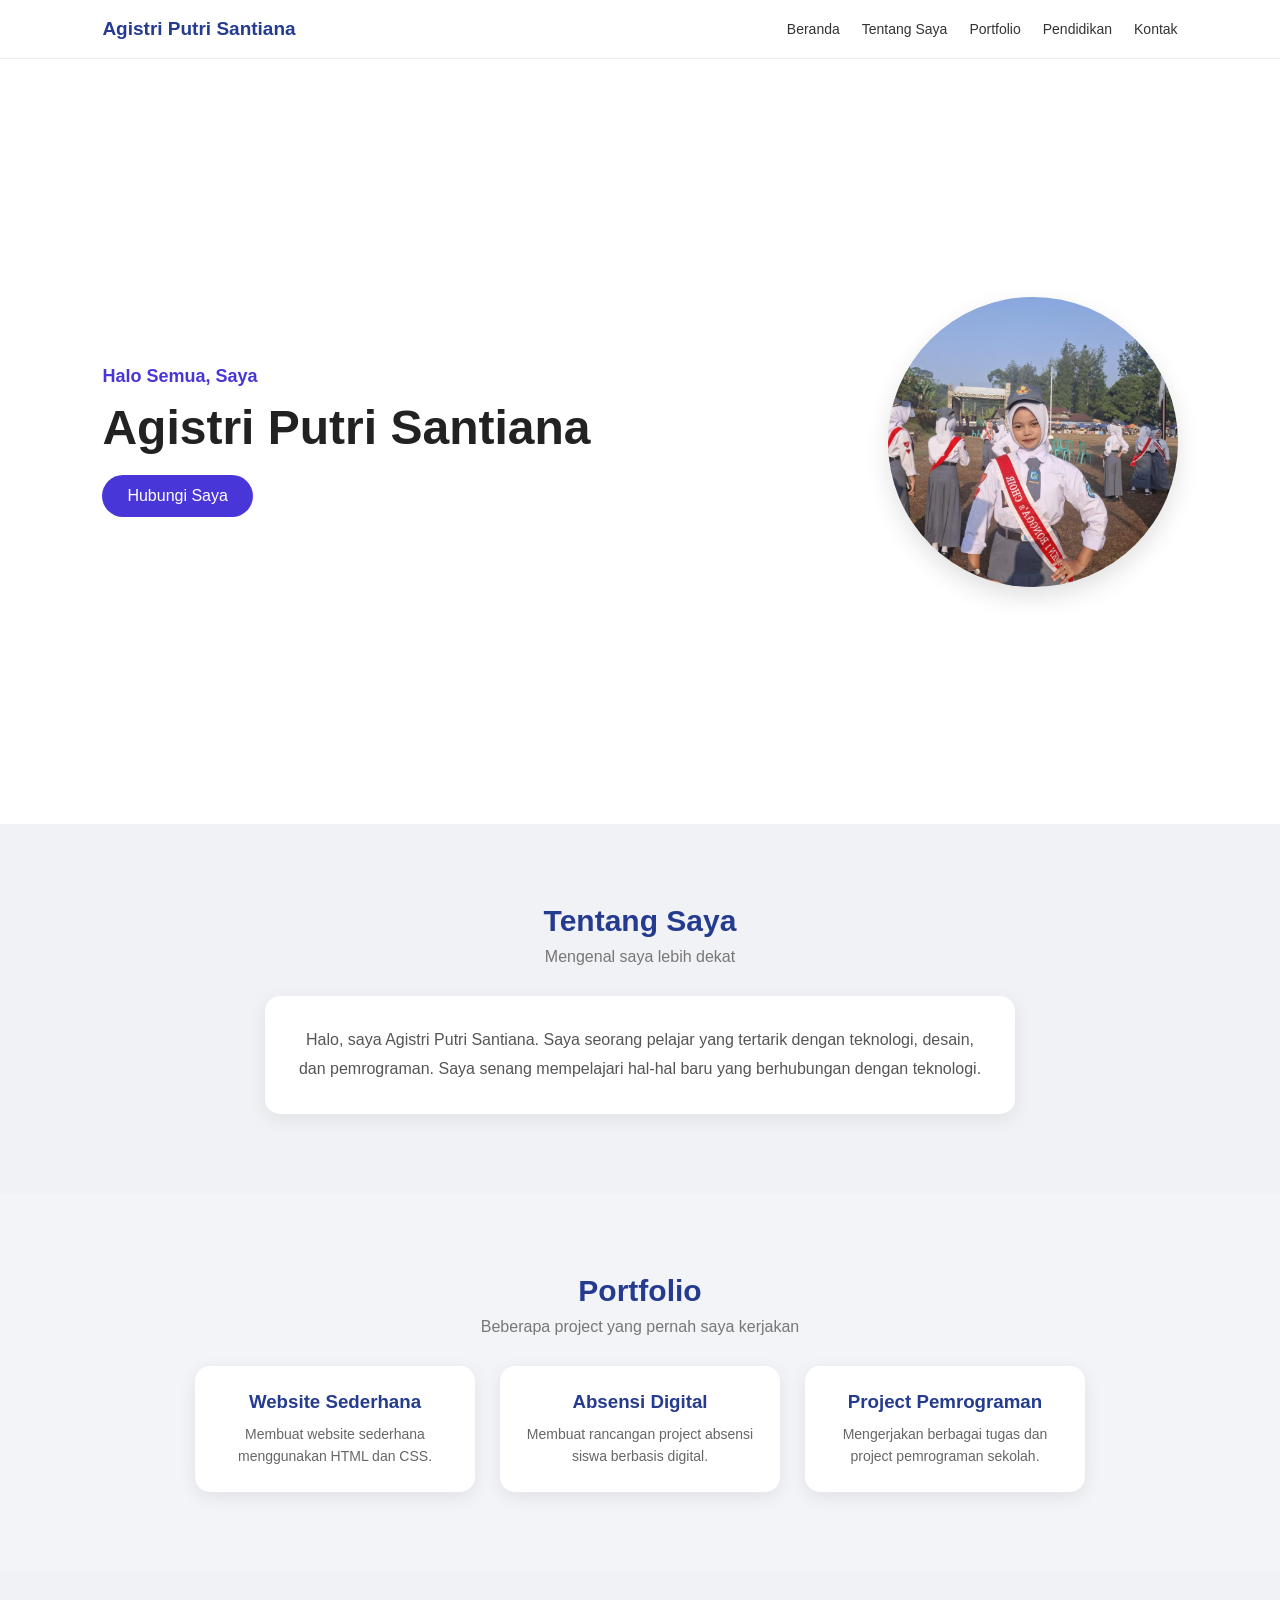
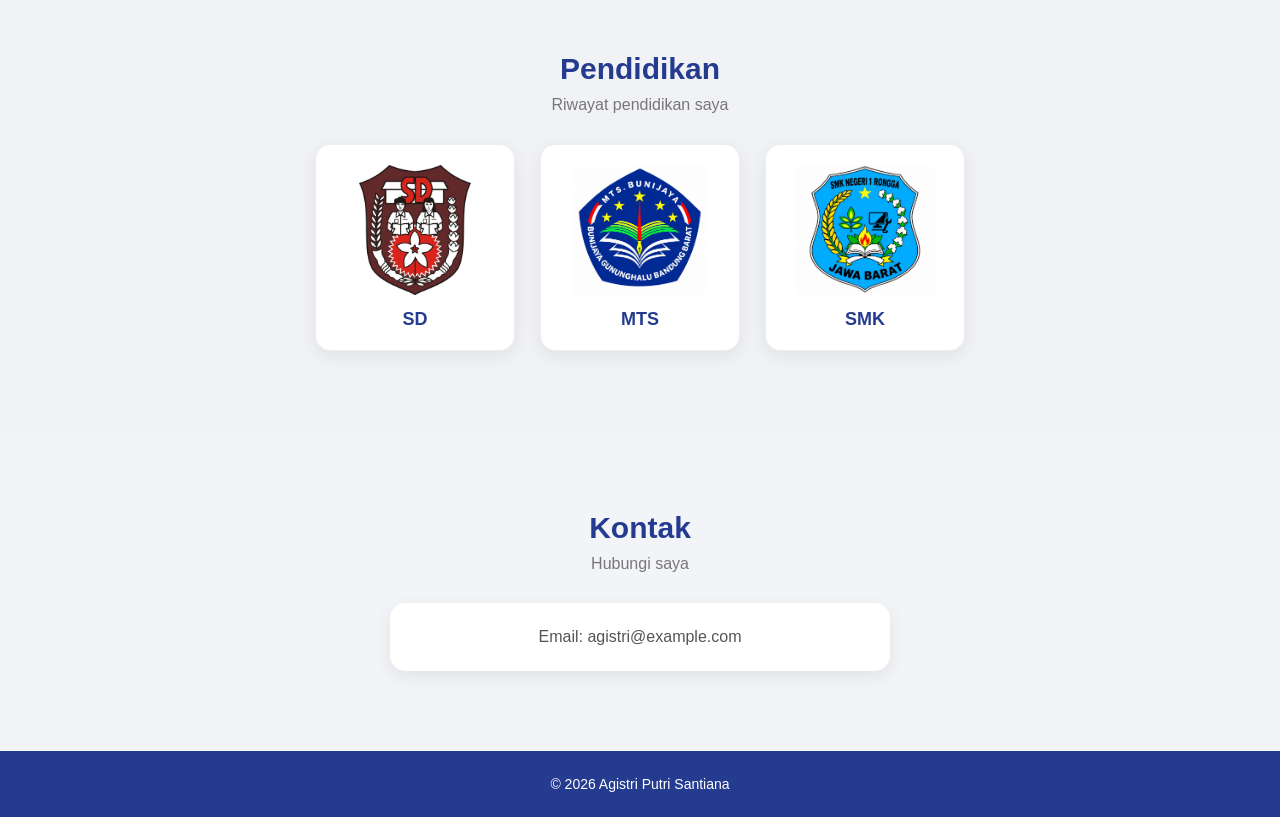
<file: index.html>
<!DOCTYPE html>
<html lang="id">

<head>
    <meta charset="UTF-8">
    <meta name="viewport" content="width=device-width, initial-scale=1.0">

    <title>Portfolio Agistri Putri Santiana</title>

    <style>

        /* RESET */
        * {
            margin: 0;
            padding: 0;
            box-sizing: border-box;
            font-family: Arial, sans-serif;
        }

        html {
            scroll-behavior: smooth;
        }

        body {
            background: #f1f2f5;
            color: #222;
        }

        /* HEADER */
        header {
            width: 100%;
            padding: 18px 8%;
            display: flex;
            justify-content: space-between;
            align-items: center;

            background: white;
            border-bottom: 1px solid #eee;

            position: sticky;
            top: 0;
            z-index: 1000;
        }

        .logo {
            font-size: 19px;
            font-weight: bold;
            color: #243b8f;
        }

        nav {
            display: flex;
            gap: 22px;
        }

        nav a {
            text-decoration: none;
            color: #333;
            font-size: 14px;
            transition: 0.3s;
        }

        nav a:hover {
            color: #4936d8;
        }

        /* BERANDA */
        .home {
            min-height: 85vh;
            padding: 70px 8%;

            display: flex;
            justify-content: space-between;
            align-items: center;

            gap: 50px;
            background: white;
        }

        .home-text {
            max-width: 600px;
        }

        .home-text .sapaan {
            color: #4936d8;
            font-size: 18px;
            font-weight: bold;
            margin-bottom: 12px;
        }

        .home-text h1 {
            font-size: 48px;
            line-height: 1.2;
            margin-bottom: 18px;
            color: #222;
        }

        .home-text .deskripsi {
            color: #666;
            line-height: 1.7;
            margin-bottom: 25px;
        }

        .button {
            display: inline-block;
            padding: 12px 25px;

            background: #4936d8;
            color: white;

            text-decoration: none;
            border-radius: 25px;

            transition: 0.3s;
        }

        .button:hover {
            background: #3020a8;
            transform: translateY(-2px);
        }

        /* FOTO */
        .foto {
            width: 290px;
            height: 290px;

            border-radius: 50%;
            overflow: hidden;

            background: #eee;

            box-shadow: 0 10px 25px rgba(0,0,0,0.12);

            flex-shrink: 0;
        }

        .foto img {
            width: 100%;
            height: 100%;
            object-fit: cover;
        }

        /* SECTION */
        section {
            padding: 80px 8%;
            text-align: center;
        }

        section:nth-child(even) {
            background: #f3f4f7;
        }

        section h2 {
            color: #243b8f;
            font-size: 30px;
            margin-bottom: 10px;
        }

        .judul {
            color: #777;
            margin-bottom: 30px;
        }

        /* CARD */
        .card {
            max-width: 750px;
            margin: auto;

            padding: 30px;

            background: white;
            border-radius: 15px;

            box-shadow: 0 5px 20px rgba(0,0,0,0.07);
        }

        .card p {
            color: #555;
            line-height: 1.8;
        }

        /* PORTFOLIO */
        .portfolio-container {
            display: flex;
            justify-content: center;
            gap: 25px;
            flex-wrap: wrap;
        }

        .project {
            width: 280px;
            padding: 25px;

            background: rgb(255, 255, 255);
            border-radius: 15px;

            box-shadow: 0 5px 18px rgba(0,0,0,0.08);

            transition: 0.3s;
        }

        .project:hover {
            transform: translateY(-5px);
        }

        .project h3 {
            color: #243b8f;
            margin-bottom: 10px;
        }

        .project p {
            color: #666;
            line-height: 1.6;
            font-size: 14px;
        }

        /* PENDIDIKAN */
        .pendidikan {
            display: flex;
            justify-content: center;
            align-items: stretch;

            gap: 25px;
            flex-wrap: wrap;
        }

        .sekolah {
            width: 200px;
            padding: 20px;

            background: white;
            border-radius: 15px;

            border: 1px solid #eee;

            box-shadow: 0 5px 18px rgba(0,0,0,0.07);

            transition: 0.3s;
        }

        .sekolah:hover {
            transform: translateY(-5px);
        }

        .sekolah img {
            width: 100%;
            height: 130px;

            object-fit: contain;

            margin-bottom: 10px;
        }

        .sekolah h3 {
            color: #243b8f;
            font-size: 18px;
        }

        /* KONTAK */
        .kontak-box {
            max-width: 500px;
            margin: auto;

            padding: 25px;

            background: white;
            border-radius: 15px;

            box-shadow: 0 5px 18px rgba(0,0,0,0.08);
        }

        .kontak-box p {
            color: #555;
        }

        /* FOOTER */
        footer {
            padding: 25px;

            text-align: center;

            background: #243b8f;
            color: white;

            font-size: 14px;
        }

        /* RESPONSIVE HP */
        @media (max-width: 768px) {

            header {
                flex-direction: column;
                gap: 15px;
            }

            nav {
                justify-content: center;
                flex-wrap: wrap;
                gap: 12px;
            }

            nav a {
                font-size: 13px;
            }

            .home {
                flex-direction: column-reverse;
                text-align: center;

                padding: 60px 5%;
            }

            .home-text h1 {
                font-size: 36px;
            }

            .foto {
                width: 220px;
                height: 220px;
            }

            section {
                padding: 60px 5%;
            }

            .project {
                width: 100%;
                max-width: 320px;
            }

            .sekolah {
                width: 160px;
            }

            .sekolah img {
                height: 110px;
            }
        }

    </style>
</head>


<body>


    <!-- HEADER -->
    <header>

        <div class="logo">
            Agistri Putri Santiana
        </div>

        <nav>
            <a href="#beranda">Beranda</a>
            <a href="#tentang">Tentang Saya</a>
            <a href="#portfolio">Portfolio</a>
            <a href="#pendidikan">Pendidikan</a>
            <a href="#kontak">Kontak</a>
        </nav>

    </header>


    <!-- BERANDA -->
    <div class="home" id="beranda">

        <div class="home-text">

            <p class="sapaan">
                Halo Semua, Saya
            </p>

            <h1>
                Agistri Putri Santiana
            </h1>


            <a href="#kontak" class="button">
                Hubungi Saya
            </a>

        </div>


        <div class="foto">

            <img
                src="assets/WhatsApp Image 2026-09-30 at 10.55.08.jpeg"
                alt="Foto Agistri"
            >

        </div>

    </div>


    <!-- TENTANG SAYA -->
    <section id="tentang">

        <h2>Tentang Saya</h2>

        <p class="judul">
            Mengenal saya lebih dekat
        </p>

        <div class="card">

            <p>
                Halo, saya Agistri Putri Santiana.
                Saya seorang pelajar yang tertarik dengan
                teknologi, desain, dan pemrograman.
                Saya senang mempelajari hal-hal baru
                yang berhubungan dengan teknologi.
            </p>

        </div>

    </section>


    <!-- PORTFOLIO -->
    <section id="portfolio">

        <h2>Portfolio</h2>

        <p class="judul">
            Beberapa project yang pernah saya kerjakan
        </p>


        <div class="portfolio-container">


            <div class="project">

                <h3>Website Sederhana</h3>

                <p>
                    Membuat website sederhana menggunakan
                    HTML dan CSS.
                </p>

            </div>


            <div class="project">

                <h3>Absensi Digital</h3>

                <p>
                    Membuat rancangan project absensi siswa
                    berbasis digital.
                </p>

            </div>


            <div class="project">

                <h3>Project Pemrograman</h3>

                <p>
                    Mengerjakan berbagai tugas dan project
                    pemrograman sekolah.
                </p>

            </div>


        </div>

    </section>


    <!-- PENDIDIKAN -->
    <section id="pendidikan">

        <h2>Pendidikan</h2>

        <p class="judul">
            Riwayat pendidikan saya
        </p>


        <div class="pendidikan">


            <!-- SD -->
            <div class="sekolah">

                <img
                    src="assets/logo sd.jpg"
                    alt="Logo SD"
                >

                <h3>SD</h3>

            </div>


            <!-- MTS -->
            <div class="sekolah">

                <img
                    src="assets/WhatsApp Image 2026-09-30 at 09.34.40.jpeg"
                    alt="Logo MTs"
                >

                <h3>MTS</h3>

            </div>


            <!-- SMK -->
            <div class="sekolah">

                <img
                    src="assets/WhatsApp Image 2026-09-30 at 09.22.52.jpeg"
                    alt="Logo SMK"
                >

                <h3>SMK</h3>
            
            </div>


        </div>

    </section>


    </section>


    <!-- KONTAK -->
    <section id="kontak">

        <h2>Kontak</h2>

        <p class="judul">
            Hubungi saya
        </p>

        <div class="kontak-box">

            <p>
                Email: agistri@example.com
            </p>

        </div>

    </section>


    <!-- FOOTER -->
    <footer>

        © 2026 Agistri Putri Santiana

    </footer>


</body>
</html>
</file>
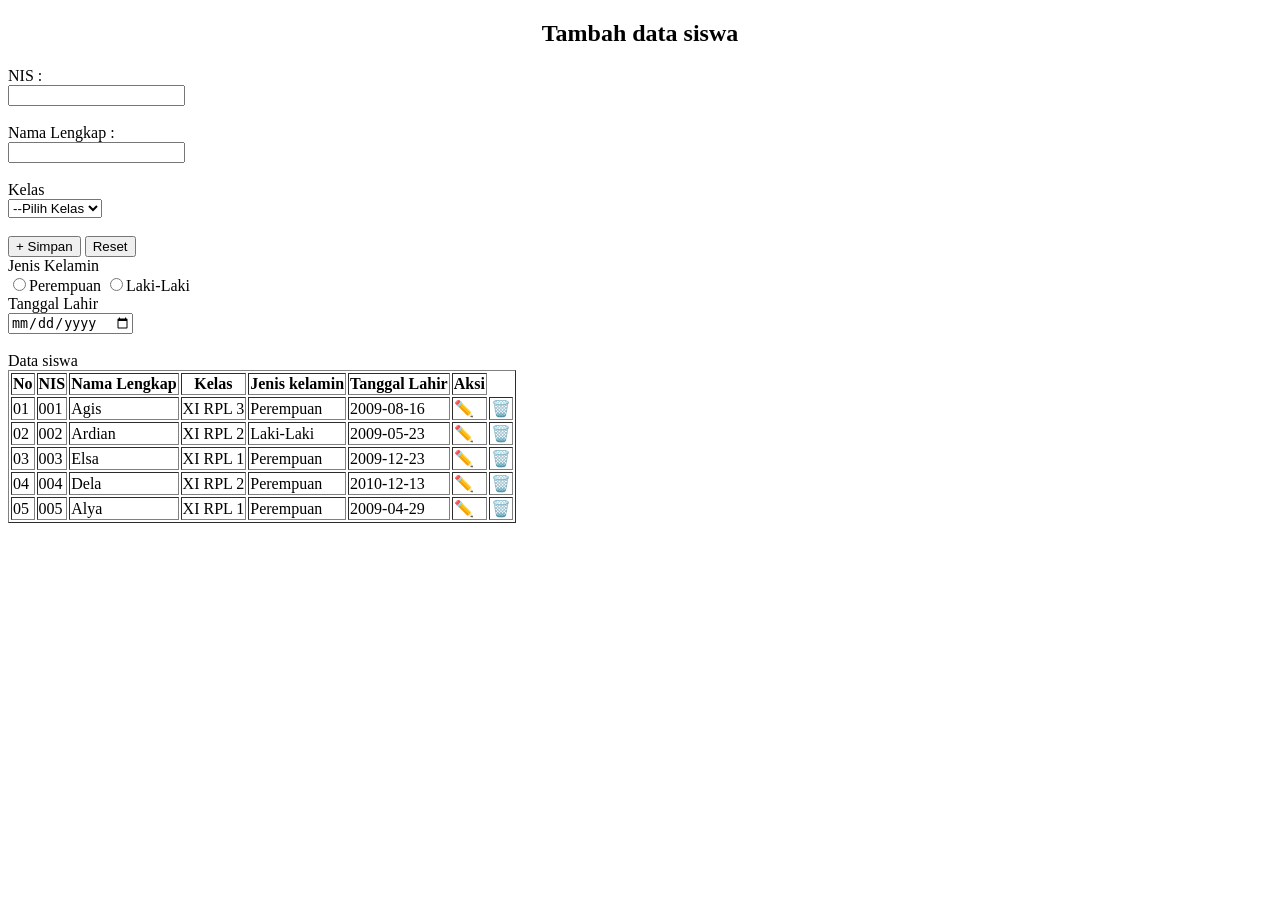
<file: data siswa.html>
<!DOCTYPE html>
<html lang="en">
<head>
    <meta charset="UTF-8">
    <meta name="viewport" content="width=device-width, initial-scale=1.0">
    <title>Tambah data siswa</title>
</head>
<body>
    <h2 align="center">Tambah data siswa</h2>

    <from>
        NIS :<br>
        <input type="text"><br></br>

        Nama Lengkap :<br>
        <input type="text"><br></br>

        <label for="Kelas">Kelas</label><br>
         <select name="Kelas" id="Kelas">
            <option value="">--Pilih Kelas</option>
            <option value="X">X</option>
            <option value="XI">XI</option>
            <option value="XII">XII</option>
         </select>

         <br></br>
         <button type="sumbit" class="btn-simpan">+ Simpan</button>
         <button type="reset" class="btn-reset">Reset</button>

         <div class="form-row">
            <label for="grnder">Jenis Kelamin</label><br>
            <input type="radio" name="gender" value="Perempuan">Perempuan
            <input type="radio" name="gender" value="Laki-Laki">Laki-Laki
         </div>

         <div class="form-row">
            <label for="birth">Tanggal Lahir</label><br>
            <input type="date">
         </div>

         <br> Data siswa </br>
         <table border="1">
        <thead>
            <tr>
                <th>No</th>
                <th>NIS</th>
                <th>Nama Lengkap</th>
                <th>Kelas</th>
                <th>Jenis kelamin</th>
                <th>Tanggal Lahir</th>
                <th>Aksi</th>

            </tr>
        </thead>
        <tbody>
            <tr>
                <td>01</td>
                <td>001</td>
                <td>Agis</td>
                <td>XI RPL 3</td>
                <td>Perempuan</td>
                <td>2009-08-16</td>
                <td>✏️</td>
                <td>🗑️</td>
            </tr>
            <tr>
                <td>02</td>
                <td>002</td>
                <td>Ardian</td>
                <td>XI RPL 2</td>
                <td>Laki-Laki</td>
                <td>2009-05-23</td>
                <td>✏️</td>
                <td>🗑️</td>
            </tr>
           <tr>
            <td>03</td>
            <td>003</td>
            <td>Elsa</td>
            <td>XI RPL 1</td>
            <td>Perempuan</td>
            <td>2009-12-23</td>
            <td>✏️</td>
            <td>🗑️</td>
         </tr>
         <tr>
            <td>04</td>
            <td>004</td>
            <td>Dela</td>
            <td>XI RPL 2</td>
            <td>Perempuan</td>
            <td>2010-12-13</td>
            <td>✏️</td>
            <td>🗑️</td>
         </tr>
         <tr>
            <td>05</td>
            <td>005</td>
            <td>Alya</td>
            <td>XI RPL 1</td>
            <td>Perempuan</td>
            <td>2009-04-29</td>
            <td>✏️</td>
            <td>🗑️</td>
         </tr>
     </tbody>
        </tablel>
        
    </from>

</body>
</html>
</file>
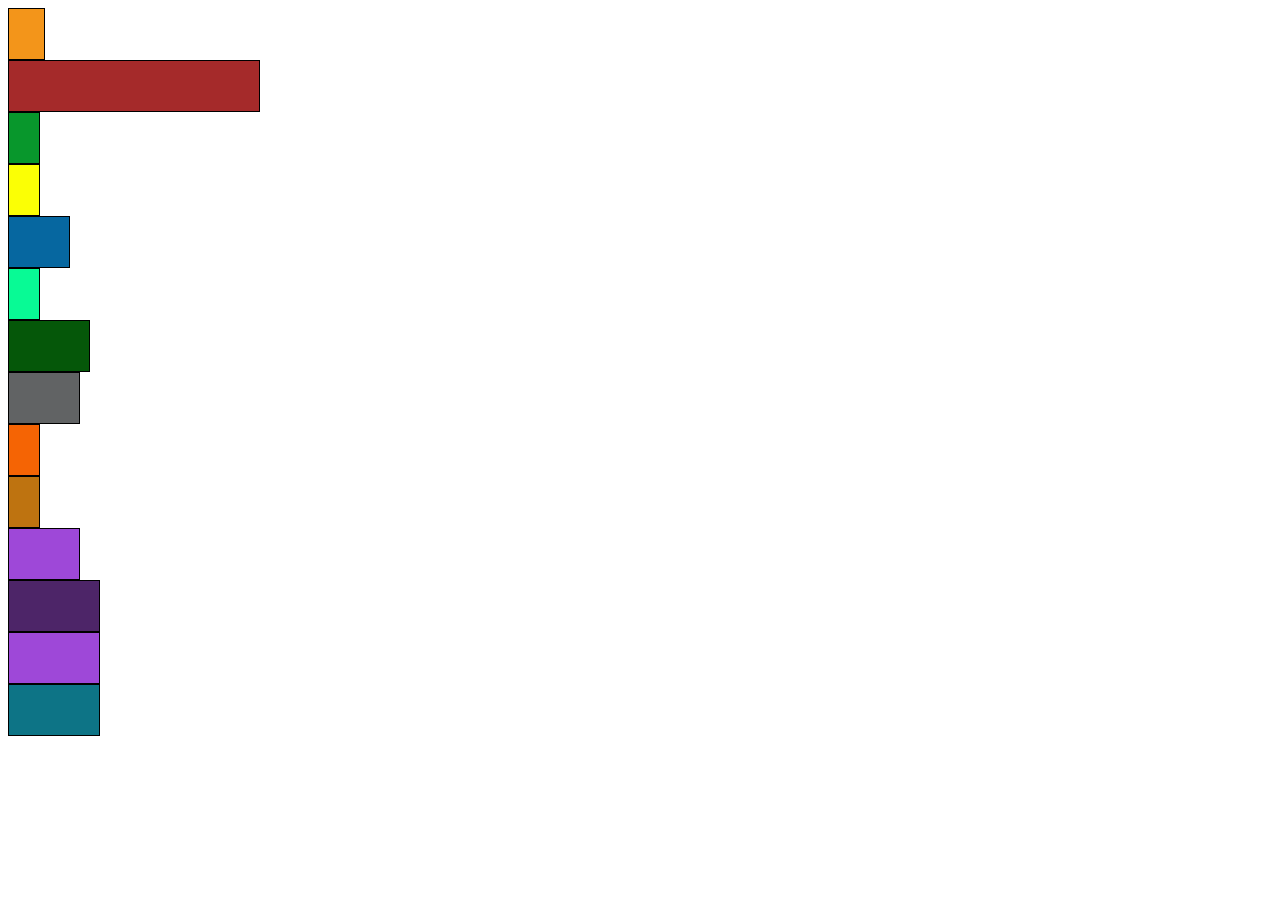
<file: flexbox.html>
<!DOCTYPE html>
<html lang="en">
<head>
    <meta charset="UTF-8">
    <meta name="viewport" content="width=device-width, initial-scale=1.0">
    <link rel="stylesheet" href="css/cssflexbox.css">
    <title>Document</title>
</head>
<body>
    <div class="Kotakhitam">
        <div class="kotakoren"></div>
        <div class="kotakcoklat"></div>
        <div class="Kotakmerah"></div>
        <div class="kotakhijau"></div>
        <div class="kotakkuning"></div>
        <div class="kotakbiru"></div>
        <div class="kotakhijaut"></div>
        <div class="kotakhijaub"></div>
        <div class="koakhijaum"></div>
        <div class="kotakabu"></div>
        <div class="kotakjingga"></div>
        <div class="kotakungu"></div>
        <div class="kotakorange"></div>
        <div class="kotakviolet"></div>
        <div class="kotak"></div>
        <div class="kotak1"></div>
        <div class="kotakx"></div>
    </div>
</body>
</html>
</file>
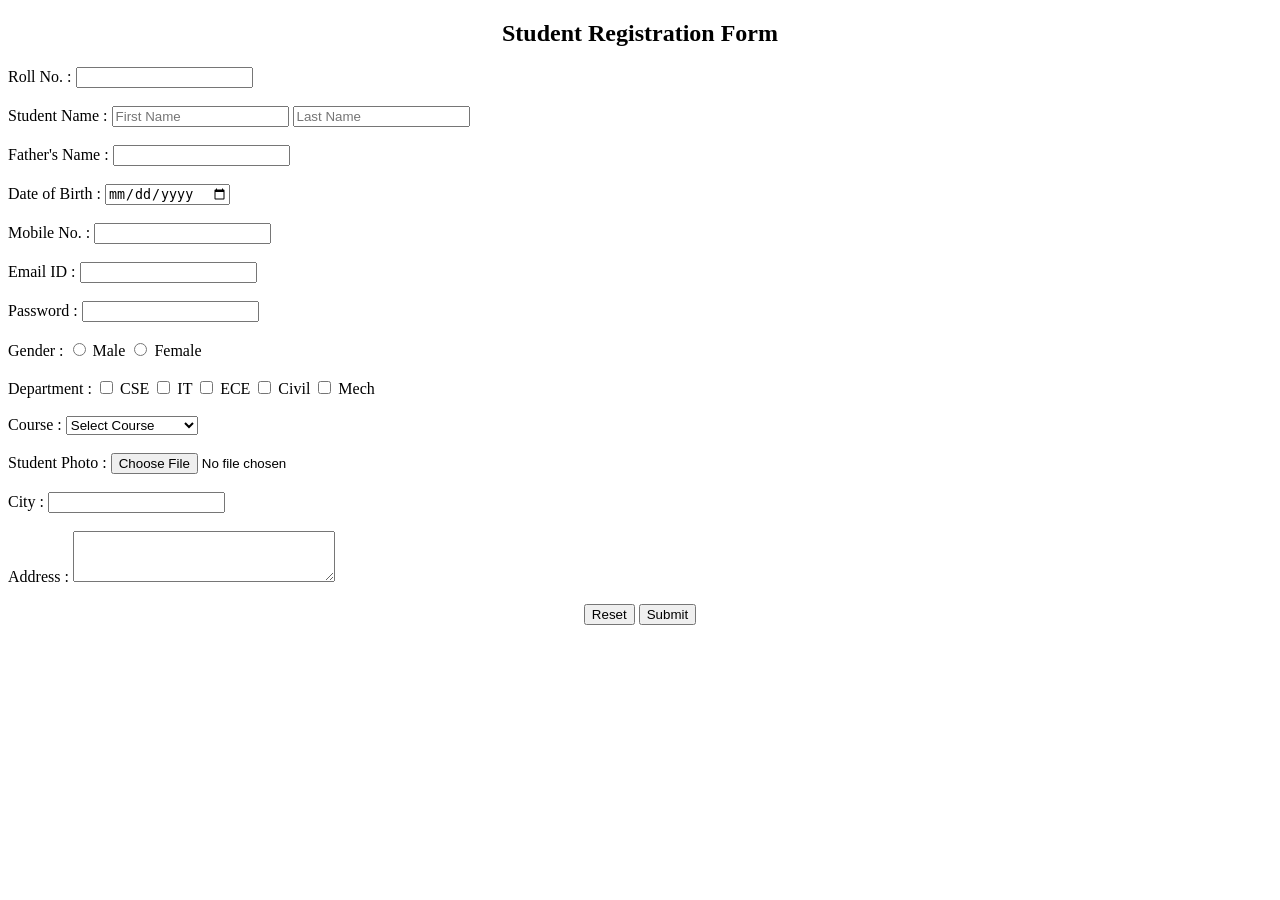
<file: form.html>
<!DOCTYPE html>
<html>
<head>
    <title>Student Registration Form</title>
</head>
<body>

<h2 align="center">Student Registration Form</h2>

<form>
    Roll No. :
    <input type="text"><br><br>

    Student Name :
    <input type="text" placeholder="First Name">
    <input type="text" placeholder="Last Name"><br><br>

    Father's Name :
    <input type="text"><br><br>

    Date of Birth :
    <input type="date"><br><br>

    Mobile No. :
    <input type="tel"><br><br>

    Email ID :
    <input type="email"><br><br>

    Password :
    <input type="password"><br><br>

    Gender :
    <input type="radio" name="gender"> Male
    <input type="radio" name="gender"> Female
    <br><br>

    Department :
    <input type="checkbox"> CSE
    <input type="checkbox"> IT
    <input type="checkbox"> ECE
    <input type="checkbox"> Civil
    <input type="checkbox"> Mech
    <br><br>

    Course :
    <select>
        <option>Select Course</option>
        <option>Web Development</option>
        <option>Database</option>
        <option>Programming</option>
    </select>
    <br><br>

    Student Photo :
    <input type="file"><br><br>

    City :
    <input type="text"><br><br>

    Address :
    <textarea rows="3" cols="30"></textarea>
    <br><br>

    <center>
        <input type="reset" value="Reset">
        <input type="submit" value="Submit">
    </center>
</form>

</body>
</html>
</file>
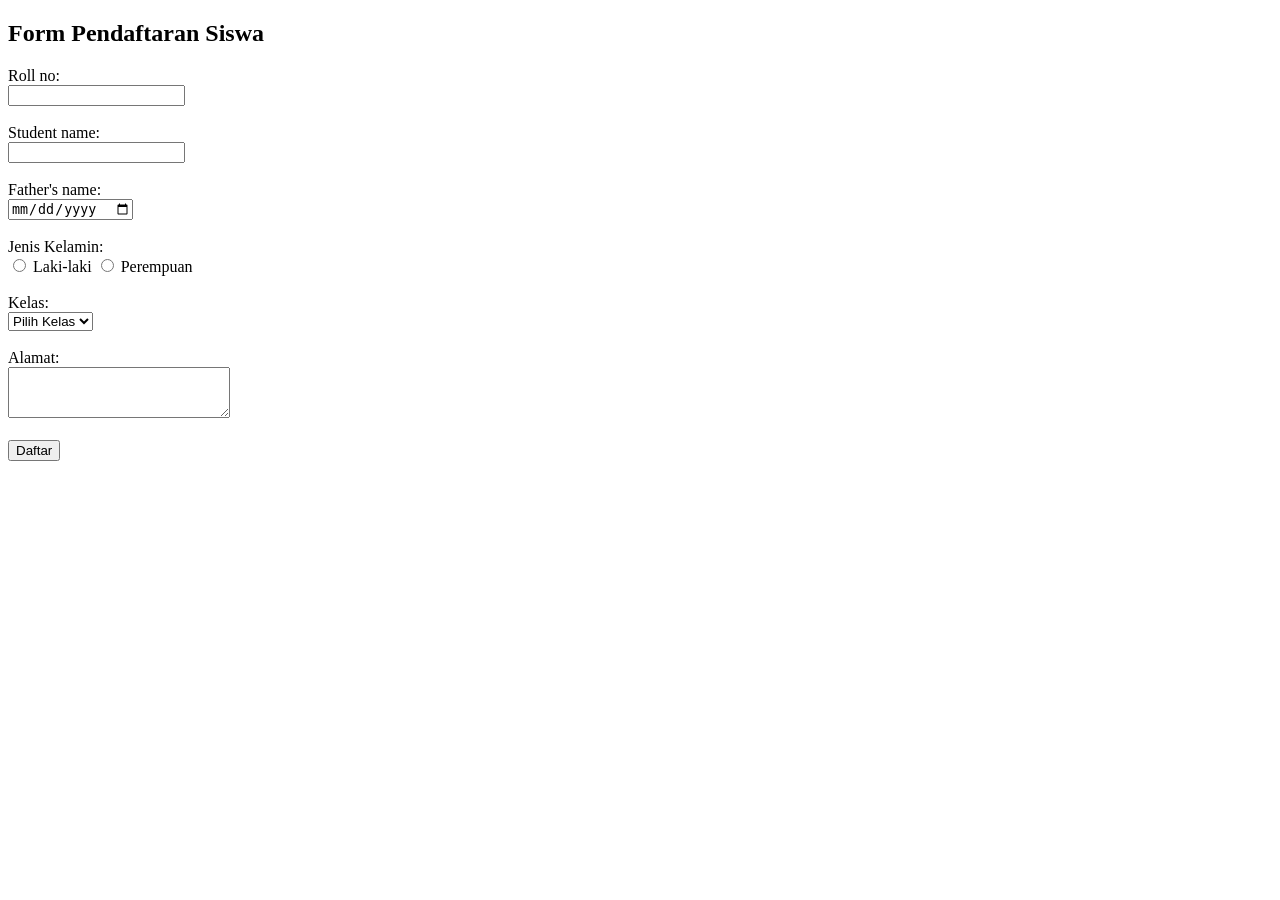
<file: form1.html>
<!DOCTYPE html>
<html>
<head>
    <title>Student Registration Form</title>
</head>
<body>

    <h2>Form Pendaftaran Siswa</h2>

    <form>
        <label>Roll no:</label><br>
        <input type="text" placeholder=>
        <br><br>

        <label>Student name:</label><br>
        <input type="number" placeholder=>
        <br><br>

        <label>Father's name:</label><br>
        <input type="date">
        <br><br>

        <label>Jenis Kelamin:</label><br>
        <input type="radio" name="gender"> Laki-laki
        <input type="radio" name="gender"> Perempuan
        <br><br>

        <label>Kelas:</label><br>
        <select>
            <option>Pilih Kelas</option>
            <option>X</option>
            <option>XI</option>
            <option>XII</option>
        </select>
        <br><br>

        <label>Alamat:</label><br>
        <textarea rows="3" cols="25"></textarea>
        <br><br>

        <button type="submit">Daftar</button>
    </form>

</body>
</html>
</file>
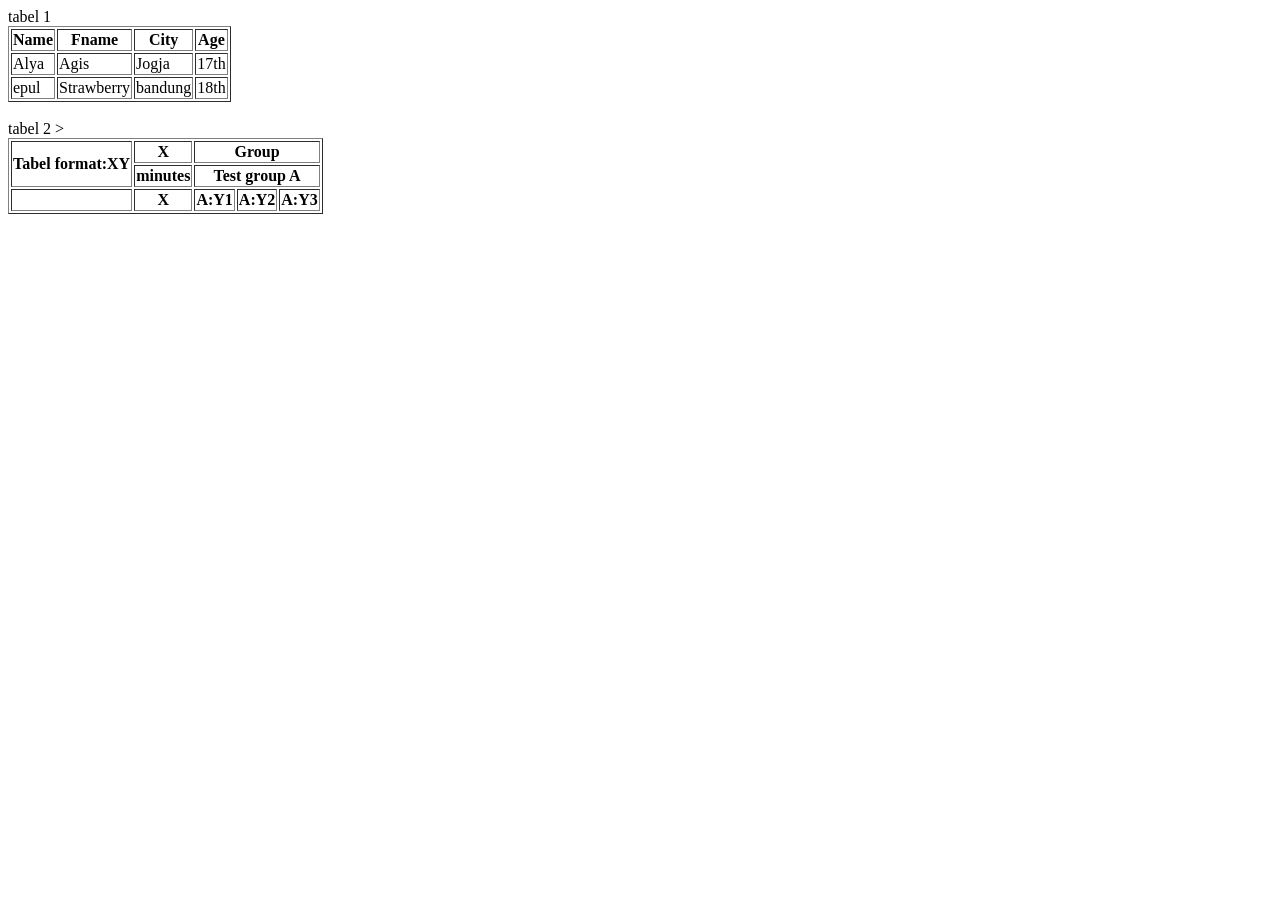
<file: tabel.html>
<!DOCTYPE html>
<html lang="en">
<head>
    <meta charset="UTF-8">
    <meta name="viewport" content="width=device-width, initial-scale=1.0">
    <title>Document</title>
</head>
<body>
    tabel 1
    <table border="1">
        <thead>
            <tr>
                <th>Name</th>
                <th>Fname</th>
                <th>City</th>
                <th>Age</th>
            </tr>
        </thead>
        <tbody>
            <tr>
                <td>Alya</td>
                <td>Agis</td>
                <td>Jogja</td>
                <td>17th</td>
            </tr>
            <tr>
                <td>epul</td>
                <td>Strawberry</td>
                <td>bandung</td>
                <td>18th</td>
            </tr>
        </tbody> 
    </table>
    
    <br>
 tabel 2
    <table border="1">
        <thead>
            <tr>
                <th rowspan="2"> Tabel format:XY</th>
                <th>X</th>  
                <th colspan="3">Group</th>
           </tr>
           <tr>
            <th>minutes</th>>
            <th colspan="3">Test group A</th>
              </tr>
        <tr>
            <th></th>
            <th>X</th>
           <th>A:Y1</th>
           <th>A:Y2</th> 
           <th>A:Y3</th>
        </tr>
        </thead>
        <tbody>
</body>
</html>
</file>
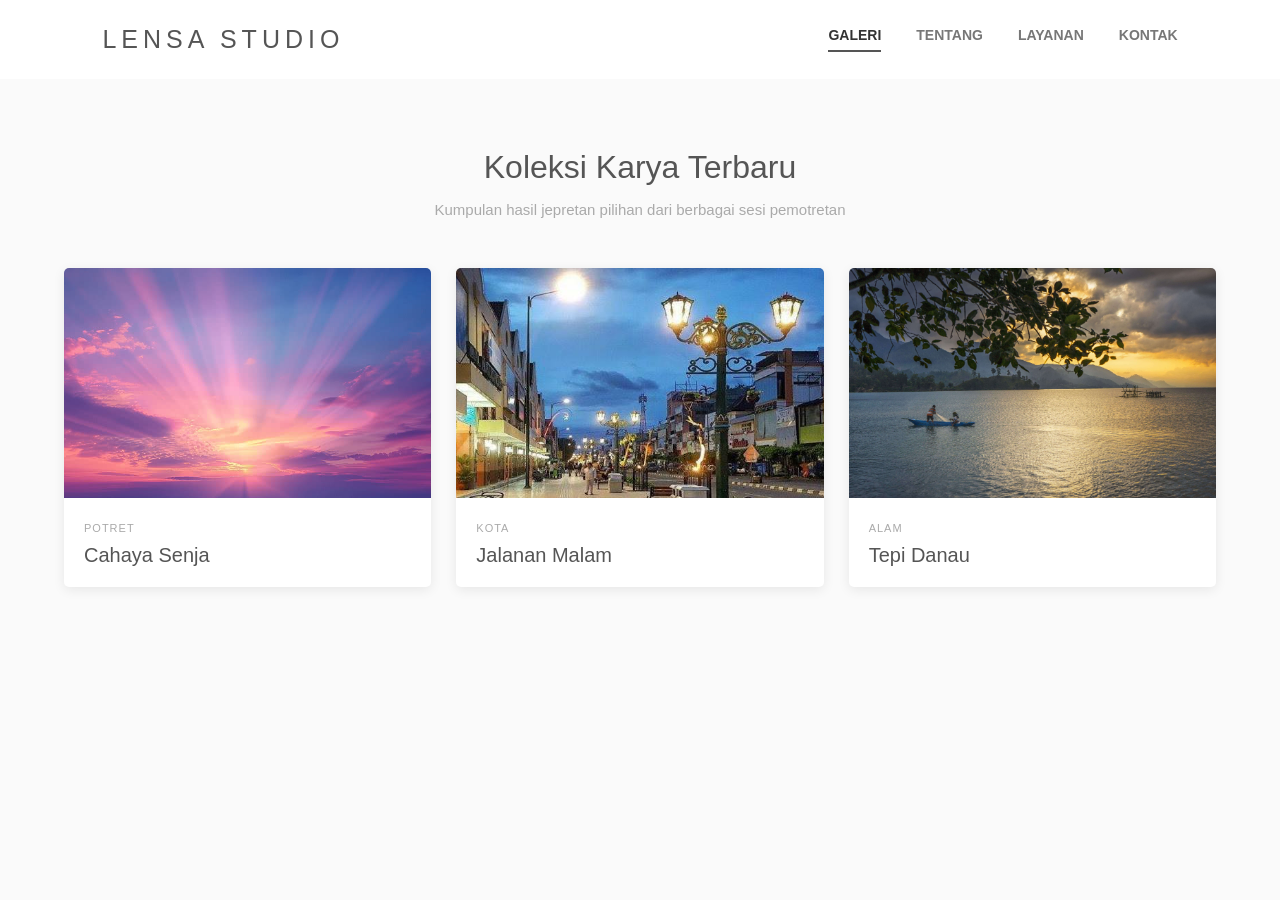
<file: ulangan 1 .html>
<!DOCTYPE html>
<html lang="id">
<head>
    <meta charset="UTF-8">
    <meta name="viewport" content="width=device-width, initial-scale=1.0">
    <title>Lensa Studio</title>
    <link rel="stylesheet" href="css/style.css">
</head>

<body>

    <header>
        <div class="logo">LENSA STUDIO</div>

        <nav>
            <a href="#" class="active">GALERI</a>
            <a href="#">TENTANG</a>
            <a href="#">LAYANAN</a>
            <a href="#">KONTAK</a>
        </nav>
    </header>

    <section class="hero">
        <h1>Koleksi Karya Terbaru</h1>
        <p>Kumpulan hasil jepretan pilihan dari berbagai sesi pemotretan</p>
    </section>

    <section class="galeri">

        <div class="card">
            <img src="assets/senja.jpg" alt="Cahaya Senja">
            <div class="isi">
                <span>POTRET</span>
                <h2>Cahaya Senja</h2>
            </div>
        </div>

        <div class="card">
            <img src="assets/jalan.jpg" alt="Jalanan Malam">
            <div class="isi">
                <span>KOTA</span>
                <h2>Jalanan Malam</h2>
            </div>
        </div>

        <div class="card">
            <img src="assets/tepi danau.jpeg" alt="Tepi Danau">
            <div class="isi">
                <span>ALAM</span>
                <h2>Tepi Danau</h2>
            </div>
        </div>

    </section>

</body>
</html>
</file>
<file: css/cssflexbox.css>
section {
    min-height: 100vh;
}

.kotakhitam {
    width: 350px;
    height: 300px;
    background-color: rgb(250, 245, 245);
    display: flek;
    justify-content: space-around;
    align-items: flex-start;
    flex-wrap: wrap;
    border-style: solid;
    border-width: 1px;
    border-color: black;
    flex-direction: row;
}

.kotakoren {
    width: 35px;
    height: 50px;
    background-color: rgb(243, 149, 26);
    border-style: solid;
    border-width: 1px;
    border-color: black;
}

.kotakcoklat {
    width: 250px;
    height: 50px;
    background-color: brown;
    border-style: solid;
    border-width: 1px;
    border-color: black;
}

.kotakmerah {
    width: 35px;
    height: 50px;
    border-color: rgb(255, 0, 0);
    border-style: solid;
    border-width: 1px;
    border-color: black;
}

.kotakhijau {
    width: 30px;
    height: 50px;
    background-color: rgb(8, 151, 44);
    border-style: solid;
    border-width: 1px;
    border-color: black;
}

.kotakkuning {
    width: 30px;
    height: 50px;
    background-color: rgb(251, 255, 5);
    border-style: solid;
    border-width: 1px;
    border-color: black;
}

.kotakbiru {
    width: 60px;
    height: 50px;
    background-color: rgb(6, 103, 160);
    border-style: solid;
    border-width: 1px;
    border-color: black;
}

.kotakhijaut {
    width: 30px;
    height: 50px;
    background-color: rgb(8, 250, 149);
    border-style: solid;
    border-width: 1px;
    border-color: black;
}

.kotakhijaub {
    width: 80px;
    height: 50px;
    background-color: rgb(5, 87, 9);
    border-style: solid;
    border-width: 1px;
    border-color: black;
}

.kotakhijaum {
    width: 200px;
    height: 50px;
    background-color: rgb(50, 110, 63);
    border-style: solid;
    border-width: 1px;
    border-color: black;
}

.kotakabu {
    width: 70px;
    height: 50px;
    background-color: rgb(97, 99, 100);
    border-style: solid;
    border-width: 1px;
    border-color: black;
}

.kotakjingga {
    width: 30px;
    height: 50px;
    background-color: rgb(245, 100, 4);
    border-style: solid;
    border-width: 1px;
    border-color: black;
}

.kotakunggu {
    width: 70px;
    height: 50px;
    background-color: rgb(130, 4, 214);
    border-style: solid;
    border-width: 1px;
    border-color: black;
}

.kotakorange {
    width: 30px;
    height: 50px;
    background-color: rgb(190, 115, 16);
    border-style: solid;
    border-width: 1px;
    border-color: black;
}

.kotakviolet {
    width: 70px;
    height: 50px;
    background-color: rgb(158, 72, 216);
    border-style: solid;
    border-width: 1px;
    border-color: black;
}

.kotak {
    width: 90px;
    height: 50px;
    background-color: rgb(77, 37, 104);
    border-style: solid;
    border-width: 1px;
    border-color: black;
    margin-right: auto;
}

.kotak1 {
    width: 90px;
    height: 50px;
    background-color: rgb(158, 72, 216);
    border-style: solid;
    border-width: 1px;
    border-color: black;
    margin-right: auto;
}

.kotakx {
    width: 90px;
    height: 50px;
    background-color: rgb(13, 116,134);
    border-style: solid;
    border-width: 1px;
    border-color: black;
    margin-right: auto;
}
</file>
<file: css/style.css>
* {
    margin: 0;
    padding: 0;
    box-sizing: border-box;
}

body {
    font-family: Arial, sans-serif;
    background-color: #fafafa;
    color: #555;
}

/* Navbar */
header {
    width: 100%;
    padding: 25px 8%;
    display: flex;
    justify-content: space-between;
    align-items: center;
    background-color: white;
}

.logo {
    font-size: 25px;
    letter-spacing: 5px;
    color: #555;
}

nav {
    display: flex;
    gap: 35px;
}

nav a {
    text-decoration: none;
    color: #777;
    font-size: 14px;
    font-weight: bold;
}

nav a:hover,
nav .active {
    color: #333;
    border-bottom: 2px solid #555;
    padding-bottom: 7px;
}

/* Judul */
.hero {
    text-align: center;
    padding: 70px 20px 50px;
}

.hero h1 {
    font-size: 32px;
    font-weight: 500;
    color: #555;
    margin-bottom: 15px;
}

.hero p {
    color: #aaa;
    font-size: 15px;
}

/* Galeri */
.galeri {
    width: 90%;
    max-width: 1200px;
    margin: auto;
    display: grid;
    grid-template-columns: repeat(3, 1fr);
    gap: 25px;
    padding-bottom: 60px;
}

.card {
    background: white;
    border-radius: 5px;
    overflow: hidden;
    box-shadow: 0 3px 12px rgba(0,0,0,0.08);
}

.card img {
    width: 100%;
    height: 230px;
    object-fit: cover;
    display: block;
}

.isi {
    padding: 20px;
}

.isi span {
    font-size: 11px;
    color: #aaa;
    letter-spacing: 1px;
}

.isi h2 {
    margin-top: 8px;
    font-size: 20px;
    font-weight: 500;
    color: #555;
}

/* Tampilan HP */
@media (max-width: 700px) {

    header {
        flex-direction: column;
        gap: 20px;
    }

    nav {
        gap: 15px;
    }

    .hero h1 {
        font-size: 25px;
    }

    .galeri {
        grid-template-columns: 1fr;
    }
}
</file>
